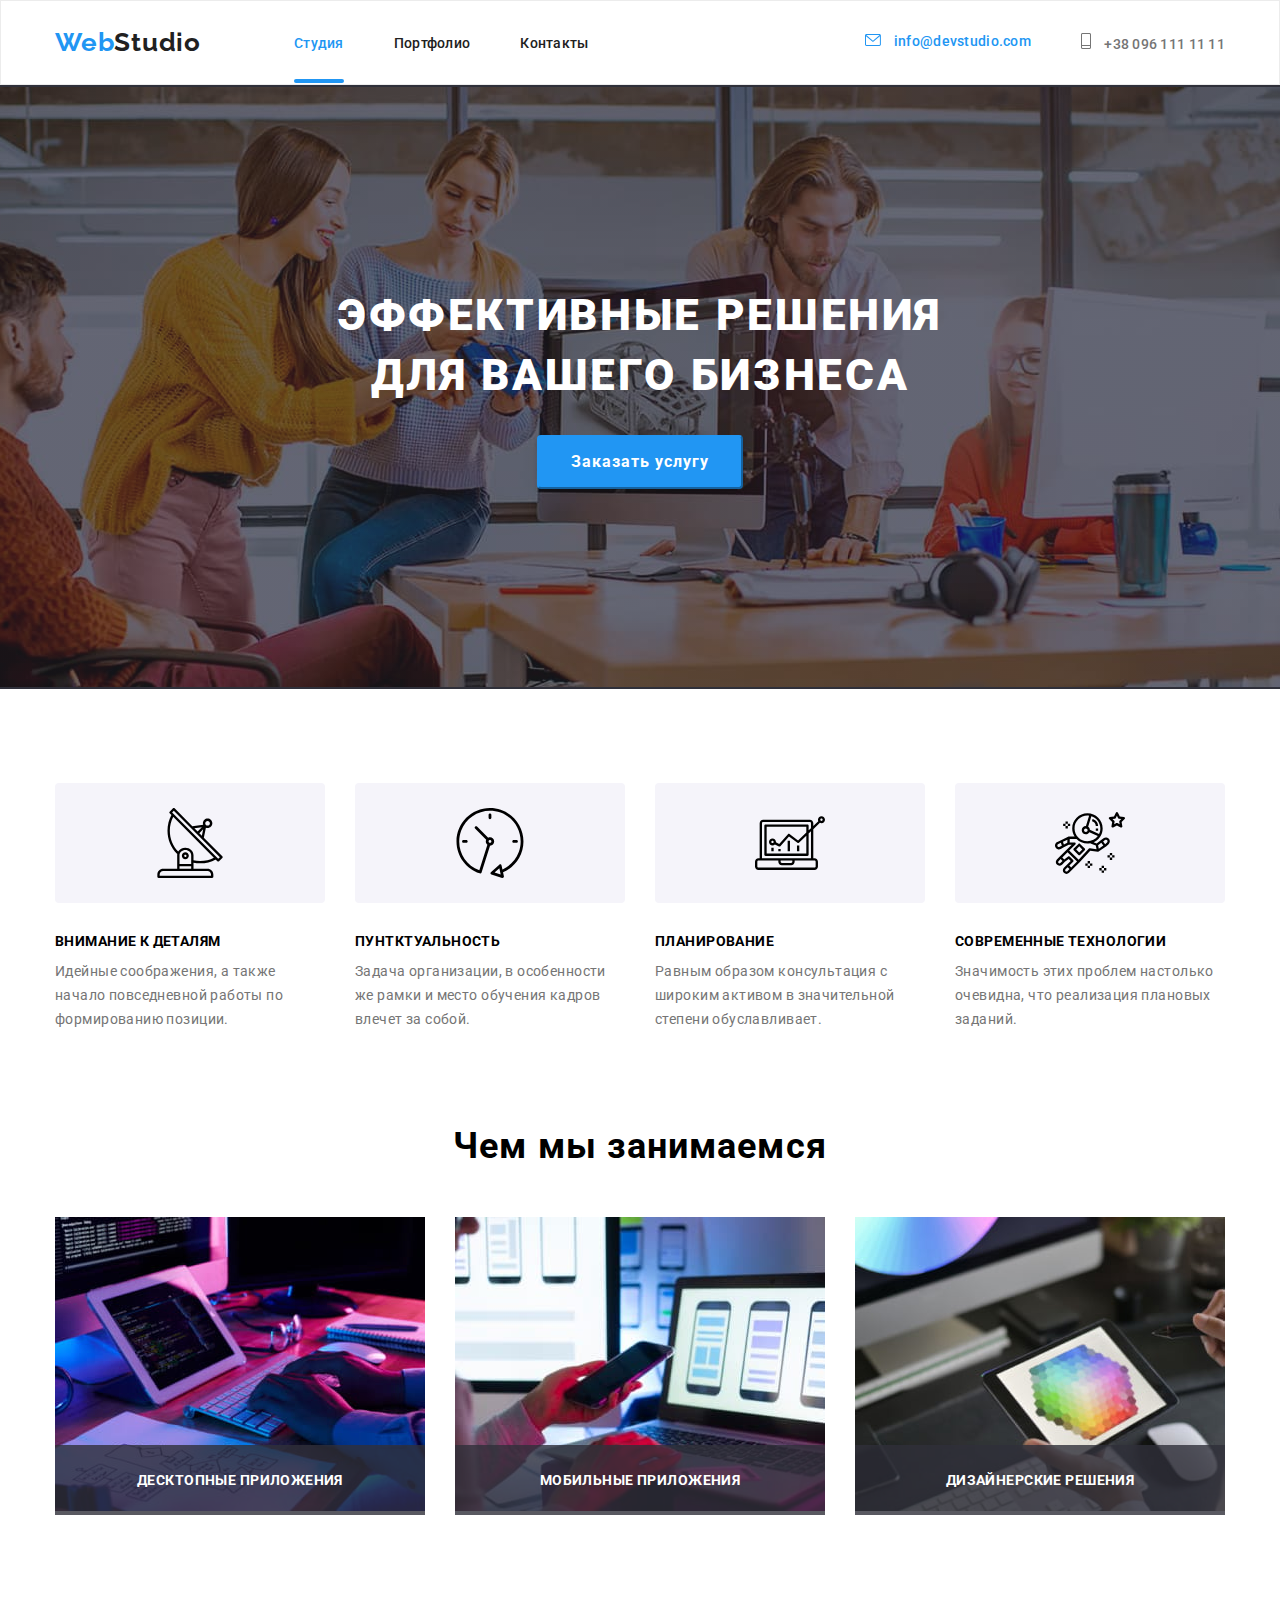
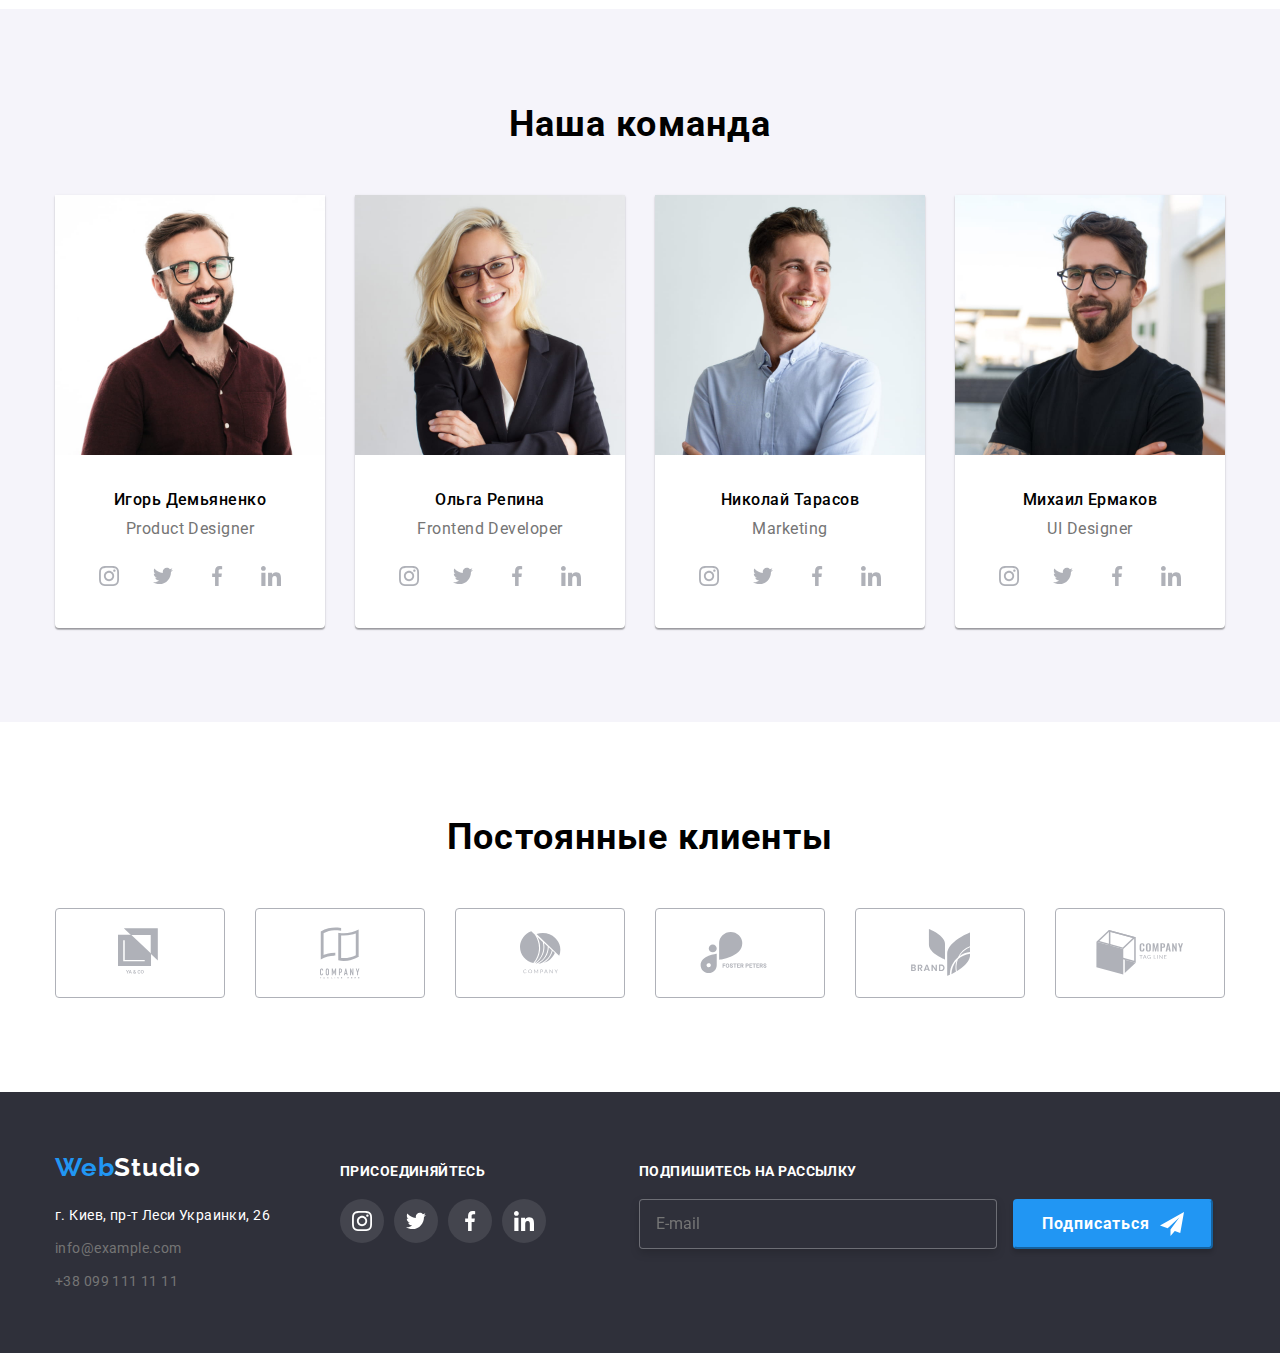
<file: index.html>
<!DOCTYPE html>
<html lang="en">
  <head>
    <meta charset="UTF-8" />
    <meta name="viewport" content="width=device-width, initial-scale=1.0" />
    <title>Document</title>
    <link
      rel="stylesheet"
      href="https://cdnjs.cloudflare.com/ajax/libs/modern-normalize/1.0.0/modern-normalize.min.css"
    />
    <link rel="preconnect" href="https://fonts.gstatic.com" />
    <link rel="preconnect" href="https://fonts.gstatic.com" />
    <link
      href="https://fonts.googleapis.com/css2?family=Raleway:wght@400;500;700&family=Roboto:wght@400;500;700&display=swap"
      rel="stylesheet"
    />
    <link rel="stylesheet" href="./stile/index.css" />
  </head>
  <body>
    <header class="header">
      <div class="container site-nav">
        <a class="header-logo" href=""
          >Web<span class="header-logo-span">Studio</span></a
        >
        <nav>
          <ul class="header-nav list">
            <li class="item">
              <a href="./index.html" class="link hover-item">Студия</a>
            </li>
            <li class="item">
              <a href="./portfolio.html" class="link">Портфолио</a>
            </li>
            <li class="item">
              <a href="" class="link">Контакты</a>
            </li>
          </ul>
        </nav>
        <ul class="header-nav-contacts list">
          <li class="item hover-item">
            <a href="" class="link hover-item">
              <svg class="letter-icon">
                <use href="./images/spryte.svg#icon-envelope-hover"></use>
              </svg>
              info@devstudio.com
            </a>
          </li>
          <li class="item">
            <a href="" class="link">
              <svg class="telephone-icon">
                <use href="./images/spryte.svg#icon-Vector-7"></use>
              </svg>
              +38 096 111 11 11</a
            >
          </li>
        </ul>
      </div>
    </header>
    <main>
      <section class="section-hero">
        <div class="container">
          <h1 class="hero-title">
            ЭФФЕКТИВНЫЕ РЕШЕНИЯ<br />ДЛЯ ВАШЕГО БИЗНЕСА
          </h1>
          <button type="button" class="hero-button" data-modal-open>
            Заказать услугу
          </button>
        </div>
      </section>
      <section class="section-advantages">
        <div class="container">
          <h2 hidden>Наши преимущества</h2>
          <ul class="list advantages-list">
            <li class="item">
              <div class="advantages-div">
                <svg class="advantages-icon">
                  <use href="./images/spryte.svg#icon-antenna-1-1"></use>
                </svg>
              </div>
              <h3 class="advantages-title">ВНИМАНИЕ К ДЕТАЛЯМ</h3>
              <p class="advantages-text">
                Идейные соображения, а также начало повседневной работы по
                формированию позиции.
              </p>
            </li>
            <li class="item">
              <div class="advantages-div">
                <svg class="advantages-icon">
                  <use href="./images/spryte.svg#icon-clock-1-1"></use>
                </svg>
              </div>
              <h3 class="advantages-title">ПУНТКТУАЛЬНОСТЬ</h3>
              <p class="advantages-text">
                Задача организации, в особенности же рамки и место обучения
                кадров влечет за собой.
              </p>
            </li>
            <li class="item">
              <div class="advantages-div">
                <svg class="advantages-icon">
                  <use href="./images/spryte.svg#icon-diagram-1"></use>
                </svg>
              </div>
              <h3 class="advantages-title">ПЛАНИРОВАНИЕ</h3>
              <p class="advantages-text">
                Равным образом консультация с широким активом в значительной
                степени обуславливает.
              </p>
            </li>
            <li class="item">
              <div class="advantages-div">
                <svg class="advantages-icon">
                  <use href="./images/spryte.svg#icon-astronaut-1"></use>
                </svg>
              </div>
              <h3 class="advantages-title">СОВРЕМЕННЫЕ ТЕХНОЛОГИИ</h3>
              <p class="advantages-text">
                Значимость этих проблем настолько очевидна, что реализация
                плановых заданий.
              </p>
            </li>
          </ul>
        </div>
      </section>
      <section class="section-occupation">
        <div class="container">
          <h2 class="occupation-title">Чем мы занимаемся</h2>
          <ul class="occupation-list list">
            <li class="item">
              <div class="occupation-div-img">
                <img
                  src="./images/img(14).jpg"
                  width="370"
                  alt="планшет на клавиатуре"
                />
                <p class="occupation-p">ДЕСКТОПНЫЕ ПРИЛОЖЕНИЯ</p>
              </div>
            </li>
            <li class="item">
              <div class="occupation-div-img">
                <img
                  src="./images/img(1).jpg"
                  width="370"
                  alt="ноутбук и телефон"
                />
                <p class="occupation-p">МОБИЛЬНЫЕ ПРИЛОЖЕНИЯ</p>
              </div>
            </li>
            <li class="item">
              <div class="occupation-div-img">
                <img src="./images/img(2).jpg" width="370" alt="планшет" />
                <p class="occupation-p">ДИЗАЙНЕРСКИЕ РЕШЕНИЯ</p>
              </div>
            </li>
          </ul>
        </div>
      </section>
      <section class="section-team">
        <div class="container">
          <h2 class="team-title">Наша команда</h2>
          <ul class="list team-list">
            <li class="item">
              <img src="./images/img(3)(1).jpg" width="270" alt="Лицо Игоря" />
              <div class="name-container">
                <h3 class="team-name">Игорь Демьяненко</h3>
                <p class="team-job">Product Designer</p>
              </div>
              <ul class="team-ul-svg list">
                <li class="team-li-svg">
                  <a href="" class="team-list-svg">
                    <svg class="team-icon">
                      <use href="./images/spryte.svg#icon-instagram-2"></use>
                    </svg>
                  </a>
                </li>
                <li class="team-li-svg">
                  <a href="" class="team-list-svg">
                    <svg class="team-icon">
                      <use href="./images/spryte.svg#icon-twitter-1"></use>
                    </svg>
                  </a>
                </li>
                <li class="team-li-svg">
                  <a href="" class="team-list-svg">
                    <svg class="team-icon">
                      <use href="./images/spryte.svg#icon-facebook-1"></use>
                    </svg>
                  </a>
                </li>
                <li class="team-li-svg">
                  <a href="" class="team-list-svg">
                    <svg class="team-icon">
                      <use href="./images/spryte.svg#icon-linkedin-1"></use>
                    </svg>
                  </a>
                </li>
              </ul>
            </li>
            <li class="item">
              <img src="./images/img(4).jpg" width="270" alt="Лицо Ольги" />
              <div class="name-container">
                <h3 class="team-name">Ольга Репина</h3>
                <p class="team-job">Frontend Developer</p>
              </div>
              <ul class="team-ul-svg list">
                <li class="team-li-svg">
                  <a href="" class="team-list-svg">
                    <svg class="team-icon">
                      <use href="./images/spryte.svg#icon-instagram-2"></use>
                    </svg>
                  </a>
                </li>
                <li class="team-li-svg">
                  <a href="" class="team-list-svg">
                    <svg class="team-icon">
                      <use href="./images/spryte.svg#icon-twitter-1"></use>
                    </svg>
                  </a>
                </li>
                <li class="team-li-svg">
                  <a href="" class="team-list-svg">
                    <svg class="team-icon">
                      <use href="./images/spryte.svg#icon-facebook-1"></use>
                    </svg>
                  </a>
                </li>
                <li class="team-li-svg">
                  <a href="" class="team-list-svg">
                    <svg class="team-icon">
                      <use href="./images/spryte.svg#icon-linkedin-1"></use>
                    </svg>
                  </a>
                </li>
              </ul>
            </li>
            <li class="item">
              <img
                src="./images/img(5)(1).jpg"
                width="270"
                alt="Лицо Николая"
              />
              <div class="name-container">
                <h3 class="team-name">Николай Тарасов</h3>
                <p class="team-job">Marketing</p>
              </div>
              <ul class="team-ul-svg list">
                <li class="team-li-svg">
                  <a href="" class="team-list-svg">
                    <svg class="team-icon">
                      <use href="./images/spryte.svg#icon-instagram-2"></use>
                    </svg>
                  </a>
                </li>
                <li class="team-li-svg">
                  <a href="" class="team-list-svg">
                    <svg class="team-icon">
                      <use href="./images/spryte.svg#icon-twitter-1"></use>
                    </svg>
                  </a>
                </li>
                <li class="team-li-svg">
                  <a href="" class="team-list-svg">
                    <svg class="team-icon">
                      <use href="./images/spryte.svg#icon-facebook-1"></use>
                    </svg>
                  </a>
                </li>
                <li class="team-li-svg">
                  <a href="" class="team-list-svg">
                    <svg class="team-icon">
                      <use href="./images/spryte.svg#icon-linkedin-1"></use>
                    </svg>
                  </a>
                </li>
              </ul>
            </li>
            <li class="item">
              <img src="./images/img(6).jpg" width="270" alt="Лицо Михаила" />
              <div class="name-container">
                <h3 class="team-name">Михаил Ермаков</h3>
                <p class="team-job">UI Designer</p>
              </div>
              <ul class="team-ul-svg list">
                <li class="team-li-svg">
                  <a href="" class="team-list-svg">
                    <svg class="team-icon">
                      <use href="./images/spryte.svg#icon-instagram-2"></use>
                    </svg>
                  </a>
                </li>
                <li class="team-li-svg">
                  <a href="" class="team-list-svg">
                    <svg class="team-icon">
                      <use href="./images/spryte.svg#icon-twitter-1"></use>
                    </svg>
                  </a>
                </li>
                <li class="team-li-svg">
                  <a href="" class="team-list-svg">
                    <svg class="team-icon">
                      <use href="./images/spryte.svg#icon-facebook-1"></use>
                    </svg>
                  </a>
                </li>
                <li class="team-li-svg">
                  <a href="" class="team-list-svg">
                    <svg class="team-icon">
                      <use href="./images/spryte.svg#icon-linkedin-1"></use>
                    </svg>
                  </a>
                </li>
              </ul>
            </li>
          </ul>
        </div>
      </section>
      <section class="clients-section">
        <div class="container">
          <h2 class="clients-title">Постоянные клиенты</h2>
          <ul class="clients-ul list">
            <li class="clients-li">
              <a href="" class="clients-link">
                <svg class="clients-icon icon1">
                  <use href="./images/spryte.svg#icon-logo-1"></use>
                </svg>
              </a>
            </li>
            <li class="clients-li">
              <a href="" class="clients-link">
                <svg class="clients-icon icon2">
                  <use href="./images/spryte.svg#icon-logo-2"></use>
                </svg>
              </a>
            </li>
            <li class="clients-li">
              <a href="" class="clients-link">
                <svg class="clients-icon icon3">
                  <use href="./images/spryte.svg#icon-logo-3"></use>
                </svg>
              </a>
            </li>
            <li class="clients-li">
              <a href="" class="clients-link">
                <svg class="clients-icon icon4">
                  <use href="./images/spryte.svg#icon-logo-4"></use>
                </svg>
              </a>
            </li>
            <li class="clients-li">
              <a href="" class="clients-link">
                <svg class="clients-icon icon5">
                  <use href="./images/spryte.svg#icon-logo-5"></use>
                </svg>
              </a>
            </li>
            <li class="clients-li">
              <a href="" class="clients-link">
                <svg class="clients-icon icon6">
                  <use href="./images/spryte.svg#icon-logo-6"></use>
                </svg>
              </a>
            </li>
          </ul>
        </div>
      </section>
    </main>

    <footer class="footer">
      <div class="container footer-div-container">
        <div class="footer-a-adress">
          <a class="footer-logo" href="./index.html"
            >Web<span class="footer-logo-span">Studio</span></a
          >

          <address class="footer-adress">
            г. Киев, пр-т Леси Украинки, 26
            <ul class="list footer-list">
              <li class="item">
                <a href="" class="link">info@example.com</a>
              </li>
              <li class="item">
                <a href="" class="link">+38 099 111 11 11</a>
              </li>
            </ul>
          </address>
        </div>
        <div class="footer-div">
          <h3 class="footer-h3">ПРИСОЕДИНЯЙТЕСЬ</h3>
          <ul class="footer-ul-svg list">
            <li class="footer-li-svg">
              <a href="" class="footer-list-svg">
                <svg class="footer-icon">
                  <use href="./images/spryte.svg#icon-instagram-2"></use>
                </svg>
              </a>
            </li>
            <li class="footer-li-svg">
              <a href="" class="footer-list-svg">
                <svg class="footer-icon">
                  <use href="./images/spryte.svg#icon-twitter-1"></use>
                </svg>
              </a>
            </li>
            <li class="footer-li-svg">
              <a href="" class="footer-list-svg">
                <svg class="footer-icon">
                  <use href="./images/spryte.svg#icon-facebook-1"></use>
                </svg>
              </a>
            </li>
            <li class="footer-li-svg">
              <a href="" class="footer-list-svg">
                <svg class="footer-icon">
                  <use href="./images/spryte.svg#icon-linkedin-1"></use>
                </svg>
              </a>
            </li>
          </ul>
        </div>

        <div class="footer-form-container">
          <h2 class="footer-form-title">ПОДПИШИТЕСЬ НА РАССЫЛКУ</h2>
          <form class="footer-form">
            <input
              type="email"
              class="footer-form-input"
              placeholder="E-mail"
            />
            <button type="submit" class="footer-form-button">
              Подписаться
              <svg class="footer-form-svg-sent">
                <use href="./images/spryte.svg#icon-icon-send"></use>
              </svg>
            </button>
          </form>
        </div>
      </div>
    </footer>
    <div class="backdrop is-hidden" data-modal>
      <div class="modal">
        <a href="" class="modal-link-svg" data-modal-close>
          <svg class="modal-cross-svg">
            <use href="./images/spryte.svg#icon-Vector10"></use>
          </svg>
        </a>
        <h2 class="modal-form-title">
          Оставьте свои данные, мы вам перезвоним
        </h2>

        <form class="modal-form">
          <label for="name" class="modal-form-label">
            Имя
            <input
              type="text"
              name="user-name"
              class="modal-form-input"
              id="name"
            />
            <svg class="modal-icon">
              <use href="./images/spryte.svg#icon-person-black-18dp-1"></use>
            </svg>
          </label>

          <label for="tel" class="modal-form-label">
            Телефон
            <input
              type="tel"
              name="user-tel"
              class="modal-form-input"
              id="tel"
            />
            <svg class="modal-icon">
              <use href="./images/spryte.svg#icon-phone-black-18dp-1"></use>
            </svg>
          </label>

          <label for="mail" class="modal-form-label">
            Почта
            <input
              type="email"
              name="user-mail"
              class="modal-form-input"
              id="mail"
            />
            <svg class="modal-icon">
              <use href="./images/spryte.svg#icon-email-black-18dp-1"></use>
            </svg>
          </label>

          <label for="comment" class="modal-form-messange-lable"
            >Комментарий
            <textarea
              name="comment"
              id="comment"
              cols="30"
              class="modal-form-messange"
              placeholder="Введите текст"
              rows="10"
            ></textarea>
          </label>

          <input
            type="checkbox"
            name="user-policy"
            class="modal-form-check-policy visually-hidden"
            value="conditions"
            id="conditions"
          />
          <label for="conditions" class="modal-form-lable-policy"
            >Соглашаюсь с рассылкой и принимаю
            <a href="" class="modal-form-check-link">Условия договора</a></label
          >

          <button type="submit" class="modal-form-button">Отправить</button>
        </form>
      </div>
    </div>
    <script src="./js/modal.js">
          (() => {
        const refs = {
          openModalBtn: document.querySelector('[data-modal-open]'),
          closeModalBtn: document.querySelector('[data-modal-close]'),
          modal: document.querySelector('[data-modal]'),
        };

        refs.openModalBtn.addEventListener('click', toggleModal);
        refs.closeModalBtn.addEventListener('click', toggleModal);

        function toggleModal() {
          refs.modal.classList.toggle('is-hidden');
        }
      })();
    </script>
  </body>
</html>
</file>
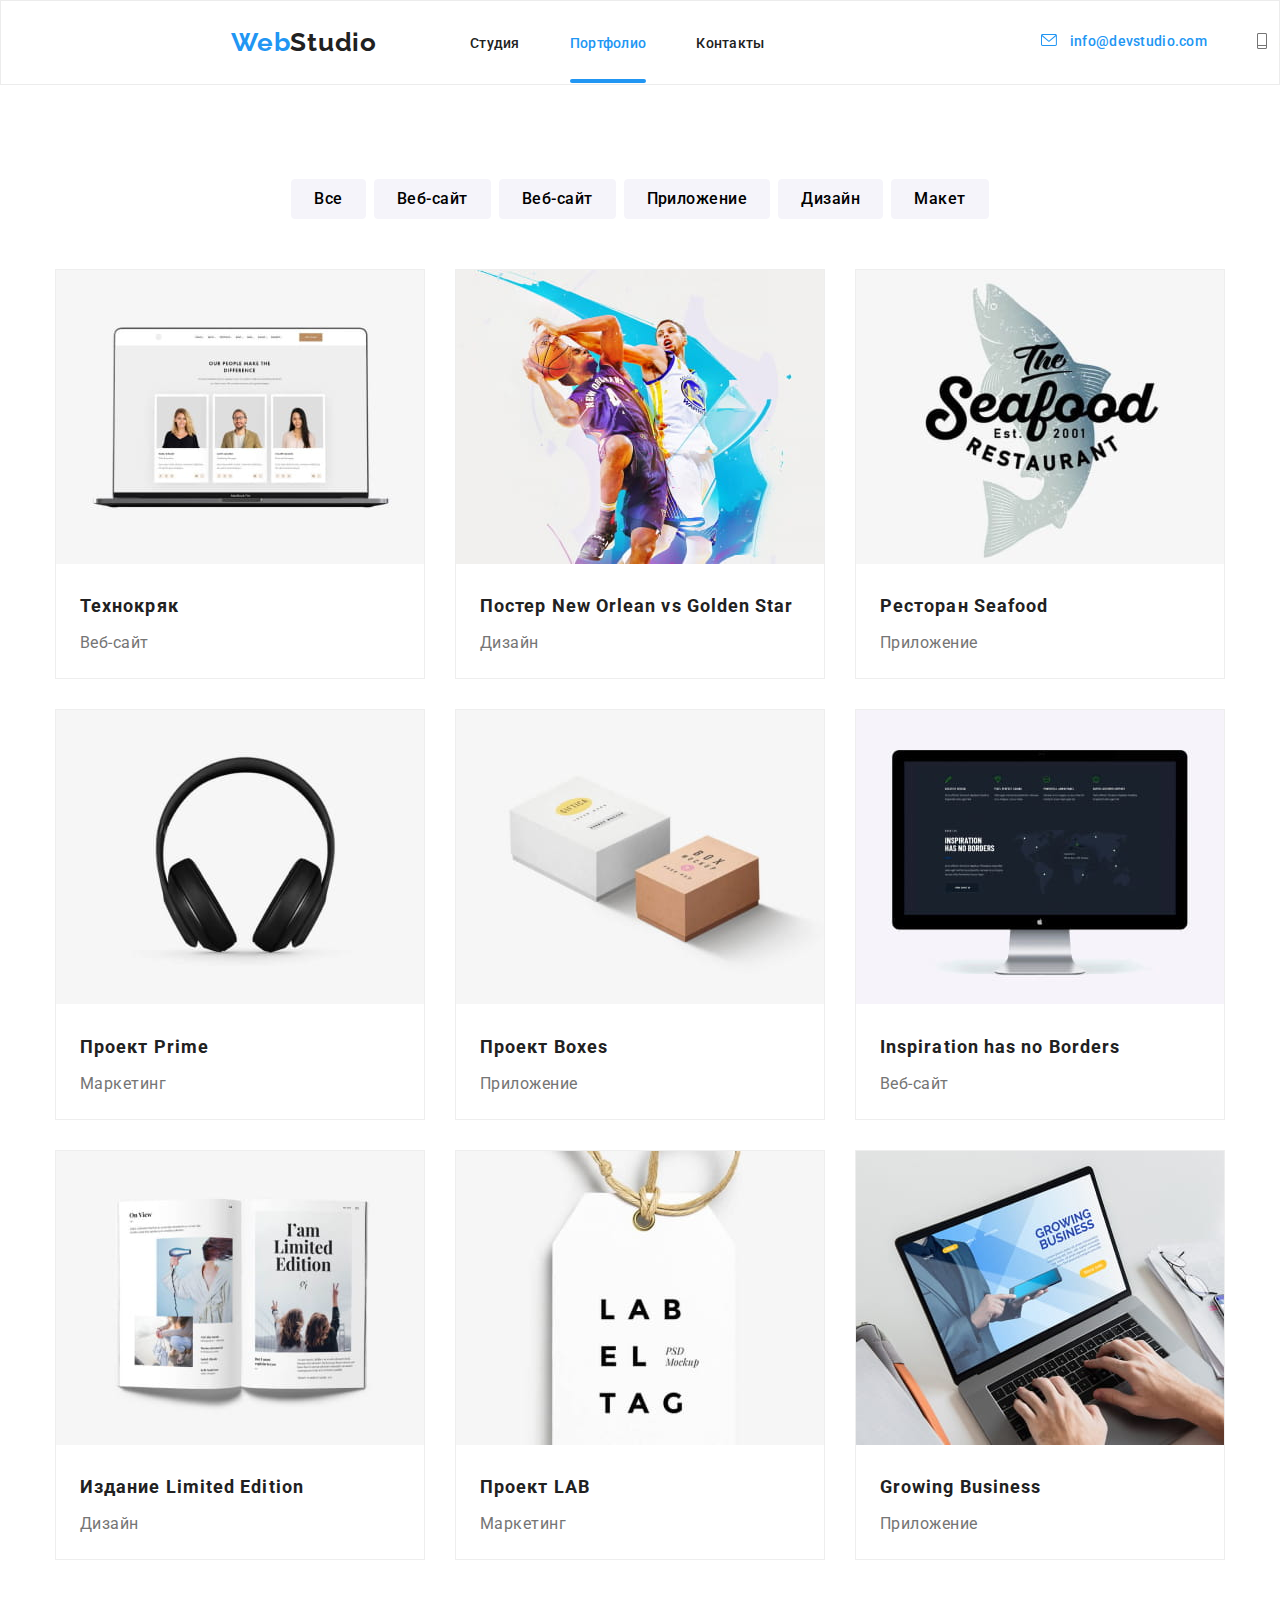
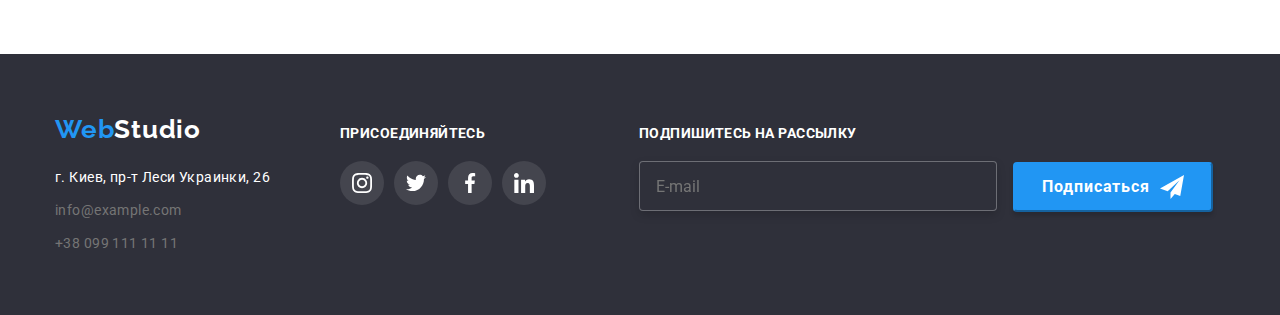
<file: portfolio.html>
<!DOCTYPE html>
<html lang="en">
  <head>
    <meta charset="UTF-8" />
    <meta name="viewport" content="width=device-width, initial-scale=1.0" />
    <title>Document</title>
    <link
      rel="stylesheet"
      href="https://cdnjs.cloudflare.com/ajax/libs/modern-normalize/1.0.0/modern-normalize.min.css"
    />
    <link rel="stylesheet" href="./stile/portfolio.css" />
    <link
      href="https://fonts.googleapis.com/css2?family=Raleway:wght@400;500;700&family=Roboto:wght@400;500;700&display=swap"
      rel="stylesheet"
    />
  </head>
  <body>
    <header class="header">
      <div class="container site-nav">
        <a class="header-logo" href="./portfolio.html"
          >Web<span class="header-logo-span">Studio</span></a
        >
        <nav>
          <ul class="header-nav list">
            <li class="item">
              <a href="./index.html" class="link">Студия</a>
            </li>
            <li class="item">
              <a href="./portfolio.html" class="link hover-item">Портфолио</a>
            </li>
            <li class="item">
              <a href="" class="link">Контакты</a>
            </li>
          </ul>
        </nav>
        <ul class="header-nav-contacts list">
          <li class="item">
            <a href="" class="link hover-item">
              <svg class="letter-icon">
                <use href="./images/spryte.svg#icon-envelope-hover"></use>
              </svg>
              info@devstudio.com</a
            >
          </li>
          <li class="item">
            <a href="" class="link">
              <svg class="telephone-icon">
                <use href="./images/spryte.svg#icon-Vector-7"></use>
              </svg>
              +38 096 111 11 11</a
            >
          </li>
        </ul>
      </div>
    </header>
    <main>
      <section class="section-img">
        <div class="container">
          <h2 hidden>Наши услуги</h2>
          <ul class="list-button list">
            <li class="item">
              <button type="button" class="section-button">Все</button>
            </li>
            <li class="item">
              <button type="button" class="section-button">Веб-сайт</button>
            </li>
            <li class="item">
              <button type="button" class="section-button">Веб-сайт</button>
            </li>
            <li class="item">
              <button type="button" class="section-button">Приложение</button>
            </li>
            <li class="item">
              <button type="button" class="section-button">Дизайн</button>
            </li>
            <li class="item">
              <button type="button" class="section-button">Макет</button>
            </li>
          </ul>

          <ul class="list-img">
            <li class="list item-img">
              <a href="" class="list link">
                <div class="images-container">
                  <img src="./images/img(13).jpg" width="370" alt="картинка1" />

                  <p class="images-anime-p">
                    Технокряк это современная площадка распространения
                    коронавируса. Компании используют эту платформу для
                    цифрового шпионажа и атак на защищённые сервера конкурентов
                  </p>
                </div>

                <div class="img-container">
                  <h3 class="list-name">Технокряк</h3>
                  <p class="list-text">Веб-сайт</p>
                </div>
              </a>
            </li>
            <li class="list item-img">
              <a href="" class="list link">
                <div class="images-container">
                  <img src="./images/img-1.jpg" width="370" alt="картинка2" />

                  <p class="images-anime-p">
                    Технокряк это современная площадка распространения
                    коронавируса. Компании используют эту платформу для
                    цифрового шпионажа и атак на защищённые сервера конкурентов
                  </p>
                </div>
                <div></div>

                <div class="img-container">
                  <h3 class="list-name">Постер New Orlean vs Golden Star</h3>
                  <p class="list-text">Дизайн</p>
                </div>
              </a>
            </li>
            <li class="list item-img">
              <a href="" class="list link">
                <div class="images-container">
                  <img src="./images/img-2.jpg" width="370" alt="картинка3" />

                  <p class="images-anime-p">
                    Технокряк это современная площадка распространения
                    коронавируса. Компании используют эту платформу для
                    цифрового шпионажа и атак на защищённые сервера конкурентов
                  </p>
                </div>

                <div class="img-container">
                  <h3 class="list-name">Ресторан Seafood</h3>
                  <p class="list-text">Приложение</p>
                </div>
              </a>
            </li>
            <li class="list item-img">
              <a href="" class="list link">
                <div class="images-container">
                  <img src="./images/img-3.jpg" width="370" alt="картинка4" />
                  <p class="images-anime-p">
                    Технокряк это современная площадка распространения
                    коронавируса. Компании используют эту платформу для
                    цифрового шпионажа и атак на защищённые сервера конкурентов
                  </p>
                </div>

                <div class="img-container">
                  <h3 class="list-name">Проект Prime</h3>
                  <p class="list-text">Маркетинг</p>
                </div>
              </a>
            </li>
            <li class="list item-img">
              <a href="" class="list link">
                <div class="images-container">
                  <img src="./images/img-4.jpg" width="370" alt="картинка6" />
                  <p class="images-anime-p">
                    Технокряк это современная площадка распространения
                    коронавируса. Компании используют эту платформу для
                    цифрового шпионажа и атак на защищённые сервера конкурентов
                  </p>
                </div>

                <div class="img-container">
                  <h3 class="list-name">Проект Boxes</h3>
                  <p class="list-text">Приложение</p>
                </div>
              </a>
            </li>
            <li class="list item-img">
              <a href="" class="list link">
                <div class="images-container">
                  <img src="./images/img-5.jpg" width="370" alt="картинка6" />
                  <p class="images-anime-p">
                    Технокряк это современная площадка распространения
                    коронавируса. Компании используют эту платформу для
                    цифрового шпионажа и атак на защищённые сервера конкурентов
                  </p>
                </div>

                <div class="img-container">
                  <h3 class="list-name">Inspiration has no Borders</h3>
                  <p class="list-text">Веб-сайт</p>
                </div>
              </a>
            </li>
            <li class="list item-img">
              <a href="" class="list link">
                <div class="images-container">
                  <img src="./images/img-6.jpg" width="370" alt="картинка7" />

                  <p class="images-anime-p">
                    Технокряк это современная площадка распространения
                    коронавируса. Компании используют эту платформу для
                    цифрового шпионажа и атак на защищённые сервера конкурентов
                  </p>
                </div>

                <div class="img-container">
                  <h3 class="list-name">Издание Limited Edition</h3>
                  <p class="list-text">Дизайн</p>
                </div>
              </a>
            </li>
            <li class="list item-img">
              <a href="" class="list link">
                <div class="images-container">
                  <img src="./images/img-7.jpg" width="370" alt="картинка8" />
                  <p class="images-anime-p">
                    Технокряк это современная площадка распространения
                    коронавируса. Компании используют эту платформу для
                    цифрового шпионажа и атак на защищённые сервера конкурентов
                  </p>
                </div>

                <div class="img-container">
                  <h3 class="list-name">Проект LAB</h3>
                  <p class="list-text">Маркетинг</p>
                </div>
              </a>
            </li>
            <li class="list item-img">
              <a href="" class="list link">
                <div class="images-container">
                  <img src="./images/img-8.jpg" width="370" alt="картинка9" />
                  <p class="images-anime-p">
                    Технокряк это современная площадка распространения
                    коронавируса. Компании используют эту платформу для
                    цифрового шпионажа и атак на защищённые сервера конкурентов
                  </p>
                </div>
                <div class="img-container">
                  <h3 class="list-name">Growing Business</h3>
                  <p class="list-text">Приложение</p>
                </div>
              </a>
            </li>
          </ul>
        </div>
      </section>
    </main>
    <footer class="footer">
      <div class="container footer-div-container">
        <div>
          <a class="footer-logo" href="./portfolio.html"
            >Web<span class="footer-logo-span">Studio</span></a
          >
          <address class="footer-adress">
            г. Киев, пр-т Леси Украинки, 26
            <ul class="list footer-list">
              <li class="item">
                <a href="" class="link">info@example.com</a>
              </li>
              <li class="item">
                <a href="" class="link">+38 099 111 11 11</a>
              </li>
            </ul>
          </address>
        </div>

        <div class="footer-div-svg">
          <h3 class="footer-h3-svg">ПРИСОЕДИНЯЙТЕСЬ</h3>
          <ul class="footer-ul-svg list">
            <li class="footer-li-svg">
              <a href="" class="footer-list-svg">
                <svg class="footer-icon-svg">
                  <use href="./images/spryte.svg#icon-instagram-2"></use>
                </svg>
              </a>
            </li>
            <li class="footer-li-svg">
              <a href="" class="footer-list-svg">
                <svg class="footer-icon-svg">
                  <use href="./images/spryte.svg#icon-twitter-1"></use>
                </svg>
              </a>
            </li>
            <li class="footer-li-svg">
              <a href="" class="footer-list-svg">
                <svg class="footer-icon-svg">
                  <use href="./images/spryte.svg#icon-facebook-1"></use>
                </svg>
              </a>
            </li>
            <li class="footer-li-svg">
              <a href="" class="footer-list-svg">
                <svg class="footer-icon-svg">
                  <use href="./images/spryte.svg#icon-linkedin-1"></use>
                </svg>
              </a>
            </li>
          </ul>
        </div>
        <div class="footer-form-container">
          <h2 class="footer-form-title">ПОДПИШИТЕСЬ НА РАССЫЛКУ</h2>
          <form class="footer-form">
            <input
              type="email"
              class="footer-form-input"
              placeholder="E-mail"
            />
            <button type="submit" class="footer-form-button">
              Подписаться
              <svg class="footer-form-svg-sent">
                <use href="./images/spryte.svg#icon-icon-send"></use>
              </svg>
            </button>
          </form>
        </div>
      </div>
    </footer>
  </body>
</html>
</file>
<file: stile/index.css>
:root {
  --primary-color: #212121;
  --no-primary-color: #757575;
  --nav-color: #2196f3;
  --white: #ffffff;
  --background: #2f303a;
  --white-tel-em: rgba(255, 255, 255, 0.6);
  --border-color: #ececec;
  --items-color: #eeeeee;
}
body {
  font-family: "Roboto", sans-serif;
}
h1,
h2,
h3,
h4,
h5,
h6 {
  margin: 0px;
}
li {
  margin: 0px;
}
p {
  margin: 0px;
}
.visually-hidden {
  position: absolute !important;
  clip: rect(1px 1px 1px 1px);
  clip: rect(1px, 1px, 1px, 1px);
  padding: 0 !important;
  border: 0 !important;
  height: 1px !important;
  width: 1px !important;
  overflow: hidden;
}
/* Стили Хедера*/
.header-logo {
  font-family: "Raleway", sans-serif;
  font-size: 26px;
  font-style: normal;
  font-weight: 700;
  line-height: 31px;
  letter-spacing: 0.03em;
  text-decoration: none;
  color: var(--nav-color);
  margin-right: 93px;
  padding: 24px 0px;
}
.list {
  list-style: none;
}

ul {
  margin: 0px;
  padding: 0px;
}
.header {
  border: 1px solid #ececec;
}
.header-logo-span {
  color: var(--primary-color);
}
.site-nav {
  display: flex;
  align-items: center;
}
.header-nav {
  display: flex;
}
.header-nav-contacts {
  display: flex;
  margin-left: auto;
}
.header-nav .link {
  color: var(--primary-color);
  font-style: normal;
  font-weight: 500;
  font-size: 14px;
  line-height: 16px;
  letter-spacing: 0.02em;
  text-decoration: none;
  padding: 32px 0px;
  position: relative;
  display: block;

  transition-property: color, width;
  transition-duration: 250ms;
  transition-timing-function: cubic-bezier(0.4, 0, 0.2, 1);
}

.header-nav .link::after {
  content: "";
  display: block;
  background-color: var(--nav-color);
  width: 0%;
  height: 4px;
  border-radius: 2px;
  position: absolute;

  bottom: 0;
  transition-property: color, width;
  transition-duration: 250ms;
  transition-timing-function: cubic-bezier(0.4, 0, 0.2, 1);
}
.header-nav .link:hover:after {
  width: 100%;
}
.header-nav .hover-item::after {
  content: "";
  display: block;
  background-color: var(--nav-color);
  width: 100%;
  height: 4px;
  border-radius: 2px;
  position: absolute;

  bottom: 0;
  transition-property: color, width;
  transition-duration: 250ms;
  transition-timing-function: cubic-bezier(0.4, 0, 0.2, 1);
}
.header-nav .item {
  margin-right: 50px;
}
.header-nav .item:last-child {
  margin: 0px;
}
.header-nav-contacts .link {
  color: var(--no-primary-color);

  font-style: normal;
  font-weight: 500;
  font-size: 14px;
  line-height: 16px;
  letter-spacing: 0.02em;
  padding: 32px 0px;
  text-decoration: none;
  display: block;

  transition-property: color;
  transition-duration: 250ms;
  transition-timing-function: cubic-bezier(0.4, 0, 0.2, 1);
}
.header-nav-contacts .item {
  margin-right: 50px;
}

.header-nav-contacts .item:last-child {
  margin: 0px;
}
.header-nav .hover-item {
  color: var(--nav-color);

  transition-property: color, width;
  transition-duration: 250ms;
  transition-timing-function: cubic-bezier(0.4, 0, 0.2, 1);
}
.header-nav-contacts .hover-item {
  color: var(--nav-color);

  transition-property: color;
  transition-duration: 250ms;
  transition-timing-function: cubic-bezier(0.4, 0, 0.2, 1);
}
.header-nav .link:hover,
.header-nav .link:focus {
  color: var(--nav-color);
}
.header-nav-contacts .link:hover,
.header-nav-contacts .link:focus {
  color: var(--nav-color);
}
.header-nav .hover-item:hover,
.header-nav .hover-item:focus {
  color: var(--nav-color);
}
.header-nav-contacts .hover-item:hover,
.header-nav-contacts .hover-item:focus {
  color: var(--nav-color);
}
.header-nav-contacts .hover-item {
  color: #2196f3;
}
.container {
  width: 1200px;
  margin-right: auto;
  margin-left: auto;
  padding-left: 15px;
  padding-right: 15px;
}
.letter-icon {
  display: inline-block;
  width: 16px;
  height: 12px;
  fill: var(--nav-color);
  margin-right: 10px;
}
.telephone-icon {
  display: inline-block;
  width: 10px;
  height: 16px;
  margin-right: 10px;
  fill: var(--no-primary-color);

  transition-property: fill;
  transition-duration: 250ms;
  transition-timing-function: cubic-bezier(0.4, 0, 0.2, 1);
}
.telephone-icon:hover,
.telephone-icon:focus {
  fill: var(--nav-color);
}

.header-nav-contacts .link:hover .telephone-icon {
  fill: var(--nav-color);
}

.header-nav-contacts .link:focus .telephone-icon {
  fill: var(--nav-color);
}
.header-nav .link {
  position: relative;
}
.header-finger-svg {
  width: 13px;
  height: 16px;
  position: absolute;
  top: 57px;
  left: 635px;
}
.header-nav-contacts .link {
  position: relative;
}
.header-finger-svg-emeil {
  width: 13px;
  height: 16px;
  position: absolute;
  top: 57px;
  right: 655px;
}
/* Стили героя*/
.section-hero {
  background-color: var(--background);

  background-repeat: no-repeat;
  background-position: 50% 50%;
  padding: 200px 0px;
  background-image: linear-gradient(
      rgba(47, 48, 58, 0.4),
      rgba(47, 48, 58, 0.4)
    ),
    url(../images/fons.jpg);
  background-repeat: no-repeat;
  max-width: 1600px;
  margin-left: auto;
  margin-right: auto;
}
.hero-title {
  font-size: 44px;
  font-style: normal;
  font-weight: 900;
  line-height: 60px;
  letter-spacing: 0.06em;
  color: var(--white);
  text-align: center;
  margin: 0px;
  margin-bottom: 30px;
}
.hero-button {
  font-size: 16px;
  font-style: normal;
  font-weight: 700;
  line-height: 30px;
  letter-spacing: 0.06em;
  color: var(--white);
  box-shadow: 0px 4px 4px rgba(0, 0, 0, 0.15);
  border-radius: 4px;
  padding: 10px 32px;
  background-color: var(--nav-color);
  min-width: 200px;
  display: block;
  margin-left: auto;
  margin-right: auto;
  border-color: var(--nav-color);
}

/*Секция преимуществ*/
.section-advantages {
  padding-top: 94px;
  padding-bottom: 94px;
}
.advantages-list {
  display: flex;
}
.advantages-list .item {
  margin-right: 30px;
}
.advantages-list .item:last-child {
  margin: 0px;
}
.advantages-title {
  font-size: 14px;
  font-style: normal;
  font-weight: 700;
  line-height: 16px;
  letter-spacing: 0.03em;
  margin-bottom: 10px;
  margin-top: 30px;
}
.advantages-text {
  font-size: 14px;
  font-style: normal;
  font-weight: 400;
  line-height: 24px;
  letter-spacing: 0.03em;
  color: var(--no-primary-color);
}
.advantages-icon {
  display: inline-block;
  width: 70px;
  height: 70px;
}
.advantages-div {
  background: #f5f4fa;
  border-radius: 4px;
  width: 270px;
  height: 120px;
  display: flex;
  align-items: center;
  justify-content: center;
}
/*Секция  занятий */
.section-occupation {
  padding-bottom: 94px;
}
.occupation-title {
  font-size: 36px;
  font-style: normal;
  font-weight: 700;
  line-height: 42px;
  letter-spacing: 0.03em;
  text-align: center;
  margin-bottom: 50px;
}
.occupation-list {
  display: flex;
}
.occupation-list .item {
  margin-right: 30px;
}
.occupation-div-img {
  position: relative;
}
.occupation-list .item:last-child {
  margin: 0px;
}
.occupation-p {
  position: absolute;
  bottom: 0;
  left: 50%;
  transform: translate(-50%);
  width: 100%;

  font-size: 14px;
  font-style: normal;
  font-weight: 700;
  line-height: 16px;
  letter-spacing: 0.03em;
  text-align: center;
  color: var(--white);
  padding-top: 27px;
  padding-bottom: 27px;
  background: rgba(47, 48, 58, 0.8);
}
/*Секция  команды */

.section-team {
  padding-top: 94px;
  background: #f5f4fa;
  padding-bottom: 94px;
}
.team-title {
  text-align: center;
  font-size: 36px;
  font-style: normal;
  font-weight: 700;
  line-height: 42px;
  letter-spacing: 0.03em;
  margin-bottom: 50px;
}
.team-list {
  display: flex;
}
.team-list .item {
  margin-right: 30px;
  background-color: var(--white);
  padding-bottom: 30px;
  text-align: center;
  border-radius: 0px 0px 4px 4px;
  box-shadow: 0px 1px 3px rgba(0, 0, 0, 0.12), 0px 1px 1px rgba(0, 0, 0, 0.14),
    0px 2px 1px rgba(0, 0, 0, 0.2);
}
.team-list .item:last-child {
  margin: 0px;
}
.team-name {
  font-size: 16px;
  font-style: normal;
  font-weight: 500;
  line-height: 19px;
  letter-spacing: 0.03em;
  margin-bottom: 10px;
}
.name-container {
  padding-top: 30px;
  background-color: var(--white);
}
.team-job {
  font-size: 16px;
  font-style: normal;
  font-weight: 400;
  line-height: 19px;
  letter-spacing: 0.03em;
  color: var(--no-primary-color);
}
.team-li-svg {
  margin-right: 10px;
}
.team-li-svg:last-child {
  margin-right: 0;
}
.team-ul-svg {
  display: inline-flex;
  margin-top: 16px;
}
.team-icon {
  width: 20px;
  height: 20px;
  fill: #afb1b8;
}
.team-list-svg {
  justify-content: center;
  align-items: center;
  display: flex;
  width: 44px;
  height: 44px;
  border-radius: 50%;
  background-color: var(--white-color);

  transition-property: background-color, fill;
  transition-duration: 250ms;
  transition-timing-function: cubic-bezier(0.4, 0, 0.2, 1);
}
.team-list-svg:hover {
  background-color: var(--nav-color);
}
.team-list-svg:hover .team-icon {
  fill: var(--white);
}
.team-list-svg:focus {
  background-color: var(--nav-color);
}
.team-list-svg:focus .team-icon {
  fill: var(--white);
}
/*Стили постоянных клиентов */
.clients-section {
  padding-top: 94px;
  padding-bottom: 94px;
}
.clients-title {
  font-size: 36px;
  font-style: normal;
  font-weight: 700;
  line-height: 42px;
  letter-spacing: 0.03em;
  text-align: center;
  margin-bottom: 50px;
}
.clients-ul {
  display: inline-flex;
}
.icon1 {
  width: 44px;
  height: 49px;
}
.icon2 {
  width: 40px;
  height: 52px;
}
.icon3 {
  width: 41px;
  height: 43px;
}
.icon4 {
  width: 80px;
  height: 42px;
}
.icon5 {
  width: 59px;
  height: 47px;
}
.icon6 {
  width: 88px;
  height: 45px;
}
.clients-link {
  width: 170px;
  height: 90px;
  border: 1px solid #afb1b8;
  display: flex;

  border-radius: 4px;
  justify-content: center;
  align-items: center;
}
.clients-icon {
  fill: #afb1b8;

  transition-property: border-color, fill;
  transition-duration: 250ms;
  transition-timing-function: cubic-bezier(0.4, 0, 0.2, 1);
}
.clients-link:hover {
  border-color: var(--nav-color);
}
.clients-link:hover .clients-icon {
  fill: var(--nav-color);
}
.clients-link:focus {
  border-color: var(--nav-color);
}
.clients-link:focus .clients-icon {
  fill: var(--nav-color);
}
.clients-li {
  margin-right: 30px;
}
.clients-li:last-child {
  margin-right: 0;
}
/*Стили Футера */
.footer {
  background-color: var(--background);
  padding-top: 60px;
  padding-bottom: 60px;
}
.footer-logo {
  font-family: "Raleway", sans-serif;
  font-size: 26px;
  font-style: normal;
  font-weight: 700;
  line-height: 31px;
  letter-spacing: 0.03em;
  text-decoration: none;
  color: var(--nav-color);
}
.footer-logo-span {
  color: var(--white);
}
.footer-adress {
  margin-top: 20px;
  font-size: 14px;
  font-style: normal;
  font-weight: 400;
  line-height: 24px;
  letter-spacing: 0.03em;
  color: var(--white);
}
.footer-list .link {
  font-size: 14px;
  font-style: normal;
  font-weight: 400;
  line-height: 24px;
  letter-spacing: 0.03em;
  color: var(--no-primary-color);
  text-decoration: none;

  transition-property: color;
  transition-duration: 250ms;
  transition-timing-function: cubic-bezier(0.4, 0, 0.2, 1);
}
.footer-list .item {
  margin-top: 9px;
}
.footer-list .link:hover,
.link:focus {
  color: var(--nav-color);
}
.footer-div-container {
  display: flex;
  align-items: baseline;
}
.footer-icon {
  width: 20px;
  height: 20px;
  fill: var(--white);
}
.footer-ul-svg {
  display: flex;
}
.footer-list-svg {
  display: inline-flex;
  background: rgba(255, 255, 255, 0.1);
  border-radius: 50%;
  width: 44px;
  height: 44px;
  justify-content: center;
  align-items: center;

  transition-property: background-color;
  transition-duration: 250ms;
  transition-timing-function: cubic-bezier(0.4, 0, 0.2, 1);
}
.footer-list-svg:hover,
.footer-list-svg:focus {
  background-color: var(--nav-color);
}
.footer-li-svg {
  margin-right: 10px;
}
.footer-li-svg:last-child {
  margin-right: 0;
}
.footer-div {
  margin-left: 70px;
}
.footer-h3 {
  font-size: 14px;
  font-style: normal;
  font-weight: 700;
  line-height: 16px;
  letter-spacing: 0.03em;
  text-align: left;
  color: var(--white);
  margin-bottom: 20px;
}
.footer-form-container {
  margin-left: 93px;
}
.footer-form-title {
  color: var(--white);
  font-size: 14px;
  font-style: normal;
  font-weight: 700;
  line-height: 16px;
  letter-spacing: 0.03em;
  text-align: left;
  margin-bottom: 20px;
}
.footer-form-input {
  background-color: var(--background);
  border: 1px solid rgba(255, 255, 255, 0.3);
  filter: drop-shadow(0px 4px 4px rgba(0, 0, 0, 0.15));
  border-radius: 4px;
  width: 358px;
  height: 50px;
  padding: 15px 16px;
}
.footer-form-input:focus {
  color: var(--white);
}
.footer-form-button {
  display: inline-flex;
  font-size: 16px;
  font-style: normal;
  font-weight: 700;
  line-height: 30px;
  letter-spacing: 0.06em;
  text-align: center;
  color: var(--white);
  background-color: var(--nav-color);
  background: #2196f3;
  box-shadow: 0px 4px 4px rgba(0, 0, 0, 0.15);
  border-radius: 4px;
  width: 200px;
  height: 50px;
  margin-left: 12px;
  border-color: var(--nav-color);
  align-items: center;
  justify-content: center;
}
.footer-form-svg-sent {
  display: inline-flex;
  width: 24px;
  height: 24px;
  margin-left: 10px;
  align-items: center;
  justify-content: center;
}
/*  Бекдроп */
.backdrop {
  position: fixed;
  top: 0;
  right: 0;
  left: 0;
  bottom: 0;
  background: rgba(0, 0, 0, 0.2);
}
.modal {
  position: absolute;
  width: 528px;
  height: 581px;
  background: #ffffff;

  top: 50%;
  left: 50%;
  transform: translate(-50%, -50%);

  box-shadow: 0px 1px 3px rgba(0, 0, 0, 0.12), 0px 1px 1px rgba(0, 0, 0, 0.14),
    0px 2px 1px rgba(0, 0, 0, 0.2);
  border-radius: 4px;
}
.backdrop.is-hidden {
  opacity: 0;
  pointer-events: none;
}
.modal-cross-svg {
  width: 11px;
  height: 11px;
  align-items: center;
  justify-content: center;
}

.modal-link-svg:hover  .modal-cross-svg,
.modal-link-svg:focus  .modal-cross-svg {
  fill: var(--nav-color);
}

.modal-link-svg {
  display: inline-flex;
  position: absolute;
  top: 8px;
  right: 8px;

  width: 30px;
  height: 30px;
  background: #ffffff;
  border: 1px solid rgba(0, 0, 0, 0.1);
  border-radius: 50%;
  align-items: center;
  justify-content: center;
}
/* Модальное окно*/
textarea {
  resize: none;
}
.modal {
  padding: 40px 40px;
}
.modal-form {
  display: flex;
  flex-direction: column;
}
.modal-form-input {
  display: block;
  width: 100%;
  height: 40px;
  border: 1px solid rgba(33, 33, 33, 0.2);
  border-radius: 4px;
  padding-left: 42px;
  margin-top: 4px;
}
.modal-form-input:focus {
  outline: none;
  border-color: var(--nav-color);
}
.modal-form-input:focus + .modal-icon {
  fill: var(--nav-color);
}
.modal-form-messange-lable {
  color: var(--no-primary-color);
  font-size: 12px;
  font-style: normal;
  font-weight: 400;
  line-height: 14px;
  letter-spacing: 0.01em;
  text-align: left;
}
.modal-form-label {
  position: relative;
  color: var(--no-primary-color);
  font-size: 12px;
  font-style: normal;
  font-weight: 400;
  line-height: 14px;
  letter-spacing: 0.01em;
  text-align: left;
  margin-bottom: 10px;
}
.modal-icon {
  position: absolute;
  top: 50%;
  left: 12px;
  width: 18px;
  height: 18px;
  transition: fill 250ms cubic-bezier(0.4, 0, 0.2, 1);
}
.modal-form-messange:focus {
  outline: none;
}
.modal-form-messange {
  display: block;
  width: 100%;
  height: 120px;
  border: 1px solid rgba(33, 33, 33, 0.2);
  border-radius: 4px;
  padding: 12px 16px;
  margin-top: 4px;
}
.modal-form-messange::placeholder {
  color: #757575 50%;
}
.modal-form-lable-policy {
  display: flex;
  align-items: center;
  justify-content: center;
  font-size: 14px;
  font-style: normal;
  font-weight: 400;
  line-height: 24px;
  letter-spacing: 0.03em;
  text-align: left;
  margin-bottom: 30px;
  margin-top: 20px;
}
.modal-form-lable-policy::before {
  display: inline-block;
  content: "";
  width: 17px;
  height: 16px;
  border: 1px solid var(--primary-color);
  margin-right: 10px;
}
.modal-form-check-policy:checked + .modal-form-lable-policy::before {
  background-image: url(../images/icon\ check.svg);
  border: 0.2px solid #ffffff;
}
.modal-form-button {
  color: var(--white);
  font-size: 16px;
  font-style: normal;
  font-weight: 700;
  line-height: 30px;
  letter-spacing: 0.06em;
  text-align: center;
  background-color: var(--nav-color);
  box-shadow: 0px 4px 4px rgba(0, 0, 0, 0.15);
  border-radius: 4px;
  display: block;
  width: 200px;
  height: 50px;
  margin-left: auto;
  margin-right: auto;
  transition: background 250ms linear;
}
.modal-form-button:focus,
.modal-form-button:hover {
  background: #188ce8;
}
.modal-form-check-link {
  color: var(--nav-color);
}
.modal-form-title {
  font-size: 20px;
  font-style: normal;
  font-weight: 700;
  line-height: 23px;
  letter-spacing: 0.03em;
  text-align: center;
  margin-bottom: 12px;
}
</file>
<file: stile/portfolio.css>
:root {
  --primary-color: #212121;
  --no-primary-color: #757575;
  --nav-color: #2196f3;
  --white: #ffffff;
  --background: #2f303a;
  --white-tel-em: rgba(255, 255, 255, 0.6);
  --border-color: #ececec;
  --items-color: #eeeeee;
}
body {
  font-family: "Roboto", sans-serif;
}
h1,
h2,
h3,
h4,
h5,
h6 {
  margin: 0px;
}
p {
  margin: 0px;
}
ul {
  margin: 0px;
  padding: 0px;
}
/* Стили Хедера*/
.header {
  padding: 0px 215px;
  border: 1px solid #ececec;
}
.container {
  width: 1200px;
  padding-left: 15px;
  padding-right: 15px;
  margin-left: auto;
  margin-right: auto;
}
.header-logo {
  font-family: "Raleway", sans-serif;
  font-size: 26px;
  font-style: normal;
  font-weight: 700;
  line-height: 31px;
  letter-spacing: 0.03em;
  text-decoration: none;
  color: var(--nav-color);
  padding: 24px 0px;
}
.list {
  list-style: none;
  text-decoration: none;
}
.header-logo-span {
  color: var(--primary-color);
}
.site-nav {
  display: flex;
  align-items: center;
}
.header .header-nav {
  display: flex;
  margin-left: 93px;
}
.header-nav-contacts {
  display: flex;
  margin-left: auto;
}
.header-nav .link {
  font-style: normal;
  font-weight: 500;
  font-size: 14px;
  line-height: 16px;
  letter-spacing: 0.02em;
  text-decoration: none;
  color: var(--primary-color);
  padding: 32px 0px;
  position: relative;
  display: block;

  transition-property: color, width;
  transition-duration: 250ms;
  transition-timing-function: cubic-bezier(0.4, 0, 0.2, 1);
}
.header-nav .link::after {
  content: "";
  display: block;
  background-color: var(--nav-color);
  width: 0%;
  height: 4px;
  border-radius: 2px;
  position: absolute;

  bottom: 0;
  transition-property: color, width;
  transition-duration: 250ms;
  transition-timing-function: cubic-bezier(0.4, 0, 0.2, 1);
}
.header-nav .link:hover::after {
  width: 100%;
}
.header-nav .hover-item::after {
  content: "";
  display: block;
  background-color: var(--nav-color);
  width: 100%;
  height: 4px;
  border-radius: 2px;
  position: absolute;

  bottom: 0;
  transition-property: color, width;
  transition-duration: 250ms;
  transition-timing-function: cubic-bezier(0.4, 0, 0.2, 1);
}

.header-nav .item {
  margin-right: 50px;
}
.header-nav .link:last-child {
  margin: 0px;
}
.header-nav-contacts .link {
  text-decoration: none;
  font-style: normal;
  font-weight: 500;
  font-size: 14px;
  line-height: 16px;
  letter-spacing: 0.02em;
  color: var(--no-primary-color);
  padding: 32px 0px;
  display: block;

  transition-property: color, fill;
  transition-duration: 250ms;
  transition-timing-function: cubic-bezier(0.4, 0, 0.2, 1);
}
.header-nav-contacts .item {
  margin-right: 50px;
}
.header-nav-contacts .item:last-child {
  margin: 0px;
}
.header-nav .hover-item {
  color: var(--nav-color);

  transition-property: color, width;
  transition-duration: 250ms;
  transition-timing-function: cubic-bezier(0.4, 0, 0.2, 1);
}
.header-nav-contacts .hover-item {
  color: var(--nav-color);

  transition-property: color;
  transition-duration: 250ms;
  transition-timing-function: cubic-bezier(0.4, 0, 0.2, 1);
}
.header-nav .link:hover,
.header-nav .link:focus {
  color: var(--nav-color);
}
.header-nav-contacts .link:hover,
.header-nav-contacts .link:focus {
  color: var(--nav-color);
}
.header-nav .hover-item:hover,
.header-nav .hover-item:focus {
  color: var(--primary-color);
}
.header-nav-contacts .hover-item:hover,
.header-nav-contacts .hover-item:focus {
  color: var(--nav-color);
}
.letter-icon {
  width: 16px;
  height: 12px;
  fill: var(--nav-color);
  margin-right: 10px;
}
.telephone-icon {
  width: 10px;
  height: 16px;
  fill: var(--no-primary-color);
  margin-right: 10px;
}

.header-nav-contacts .link:hover .letter-icon {
  fill: var(--nav-color);
}
.header-nav-contacts .link:focus .letter-icon {
  fill: var(--nav-color);
}
.header-nav-contacts .link:hover .telephone-icon {
  fill: var(--nav-color);
}
.header-nav-contacts .link:focus .telephone-icon {
  fill: var(--nav-color);
}
/* Секция картинок */
.section-img {
  padding: 94px 0px;
}
.list-button {
  text-align: center;
  margin-bottom: 50px;
  display: flex;
  justify-content: center;
}
.list-img {
  display: flex;
  flex-wrap: wrap;

  padding: 0;
}

.list-button .item {
  margin-right: 8px;
}
.list-button .item:last-child {
  margin: 0px;
}
.section-button {
  font-size: 16px;
  font-style: normal;
  font-weight: 500;
  line-height: 26px;
  letter-spacing: 0.03em;
  text-align: center;
  padding: 6px 22px;
  background: #f5f4fa;
  border-radius: 4px;
  border: solid 1px;
  border-color: #f5f4fa;

  transition-property: background-color, color, box-shadow;
  transition-duration: 250ms;
  transition-timing-function: cubic-bezier(0.4, 0, 0.2, 1);
}
.section-button:hover,
.section-button:focus {
  color: var(--white);
  background-color: var(--nav-color);
  box-shadow: 0px 3px 1px rgba(0, 0, 0, 0.1), 0px 1px 2px rgba(0, 0, 0, 0.08),
    0px 2px 2px rgba(0, 0, 0, 0.12);
}
.list {
  list-style: none;
}
.item-img {
  background: #ffffff;
  border: 1px solid #eeeeee;
  margin-bottom: 30px;
  margin-left: 30px;
  box-sizing: border-box;
  width: 370px;
}
.list-img .link {
  display: block;
  width: 100%;

  transition-property: box-shadow;
  transition-duration: 250ms;
  transition-timing-function: cubic-bezier(0.4, 0, 0.2, 1);
}
.list-img .link:hover,
.list-img .link:focus {
  box-shadow: 0px 1px 1px rgba(0, 0, 0, 0.12), 0px 4px 4px rgba(0, 0, 0, 0.06),
    1px 4px 6px rgba(0, 0, 0, 0.16);
}
.item-img:nth-child(3n + 1) {
  margin-left: 0px;
}
.item-img:nth-last-child(-n + 3) {
  margin-bottom: 0px;
}
.list-name {
  font-size: 18px;
  font-style: normal;
  font-weight: 700;
  line-height: 36px;
  letter-spacing: 0.06em;
  text-align: left;
  margin-bottom: 4px;
  color: var(--primary-color);
}
.img-container {
  padding: 20px 24px;
  width: 370px;
}

.list-text {
  font-size: 16px;
  font-style: normal;
  font-weight: 400;
  line-height: 30px;
  letter-spacing: 0.03em;
  text-align: left;
  color: var(--no-primary-color);
}

.images-container {
  position: relative;
  overflow: hidden;
}
.images-anime-p {
  display: inline-block;
  position: absolute;
  top: 0;
  left: 0;
  width: 100%;
  opacity: 0;

  font-size: 18px;
  font-style: normal;
  font-weight: 400;
  line-height: 28px;
  letter-spacing: 0.03em;
  text-align: left;
  color: var(--white);
  padding: 63px 24px;
  background: rgba(33, 150, 243, 0.9);
  transform: translateY(100%);
  transition: transform 250ms cubic-bezier(0.4, 0, 0.2, 1);
}
.list-img .link:hover .images-anime-p,
.list-img .link:focus .images-anime-p {
  opacity: 1;
  transform: translateY(0);
}
/*Стили Футера */
.footer {
  background-color: var(--background);
  padding-top: 60px;
  padding-bottom: 60px;
}
.footer-logo {
  font-family: "Raleway", sans-serif;
  font-size: 26px;
  font-style: normal;
  font-weight: 700;
  line-height: 31px;
  letter-spacing: 0.03em;
  text-decoration: none;
  color: var(--nav-color);
}
.footer-logo-span {
  color: var(--white);
}
.footer-adress {
  font-size: 14px;
  font-style: normal;
  font-weight: 400;
  line-height: 24px;
  letter-spacing: 0.03em;
  color: var(--white);
  margin-top: 20px;
}
.footer-list .link {
  font-size: 14px;
  font-style: normal;
  font-weight: 400;
  line-height: 24px;
  letter-spacing: 0.03em;

  text-decoration: none;
  color: var(--no-primary-color);

  transition-property: color;
  transition-duration: 250ms;
  transition-timing-function: cubic-bezier(0.4, 0, 0.2, 1);
}
.footer-list .item {
  margin-top: 9px;
}
.footer-div-container {
  display: flex;
  align-items: baseline;
}
.footer-ul-svg {
  display: flex;
}
.footer-list .link:hover,
.footer-list .link:focus {
  color: var(--nav-color);
}
.footer-h3-svg {
  color: var(--white);
  font-size: 14px;
  font-style: normal;
  font-weight: 700;
  line-height: 16px;
  letter-spacing: 0.03em;
  text-align: left;
  margin-bottom: 20px;
}
.footer-icon-svg {
  width: 20px;
  height: 20px;
  fill: var(--white);
}
.footer-list-svg {
  display: inline-flex;
  width: 44px;
  height: 44px;
  background: rgba(255, 255, 255, 0.1);
  border-radius: 50%;
  justify-content: center;
  align-items: center;

  transition-property: background-color;
  transition-duration: 250ms;
  transition-timing-function: cubic-bezier(0.4, 0, 0.2, 1);
}
.footer-div-svg {
  margin-left: 70px;
}
.footer-li-svg {
  margin-right: 10px;
}
.footer-li-svg:last-child {
  margin-right: 0;
}
.footer-list-svg:hover,
.footer-list-svg:focus {
  background-color: var(--nav-color);
}
.footer-form-container {
  margin-left: 93px;
}
.footer-form-title {
  color: var(--white);
  font-size: 14px;
  font-style: normal;
  font-weight: 700;
  line-height: 16px;
  letter-spacing: 0.03em;
  text-align: left;
  margin-bottom: 20px;
}
.footer-form-input {
  background-color: var(--background);
  border: 1px solid rgba(255, 255, 255, 0.3);
  filter: drop-shadow(0px 4px 4px rgba(0, 0, 0, 0.15));
  border-radius: 4px;
  width: 358px;
  height: 50px;
  padding: 15px 16px;
}
.footer-form-input:focus {
  color: var(--white);
}
.footer-form-button {
  display: inline-flex;
  font-size: 16px;
  font-style: normal;
  font-weight: 700;
  line-height: 30px;
  letter-spacing: 0.06em;
  text-align: center;
  color: var(--white);
  background-color: var(--nav-color);
  background: #2196f3;
  box-shadow: 0px 4px 4px rgba(0, 0, 0, 0.15);
  border-radius: 4px;
  width: 200px;
  height: 50px;
  margin-left: 12px;
  border-color: var(--nav-color);
  align-items: center;
  justify-content: center;
}
.footer-form-svg-sent {
  display: inline-flex;
  width: 24px;
  height: 24px;
  margin-left: 10px;
  align-items: center;
  justify-content: center;
}
</file>
